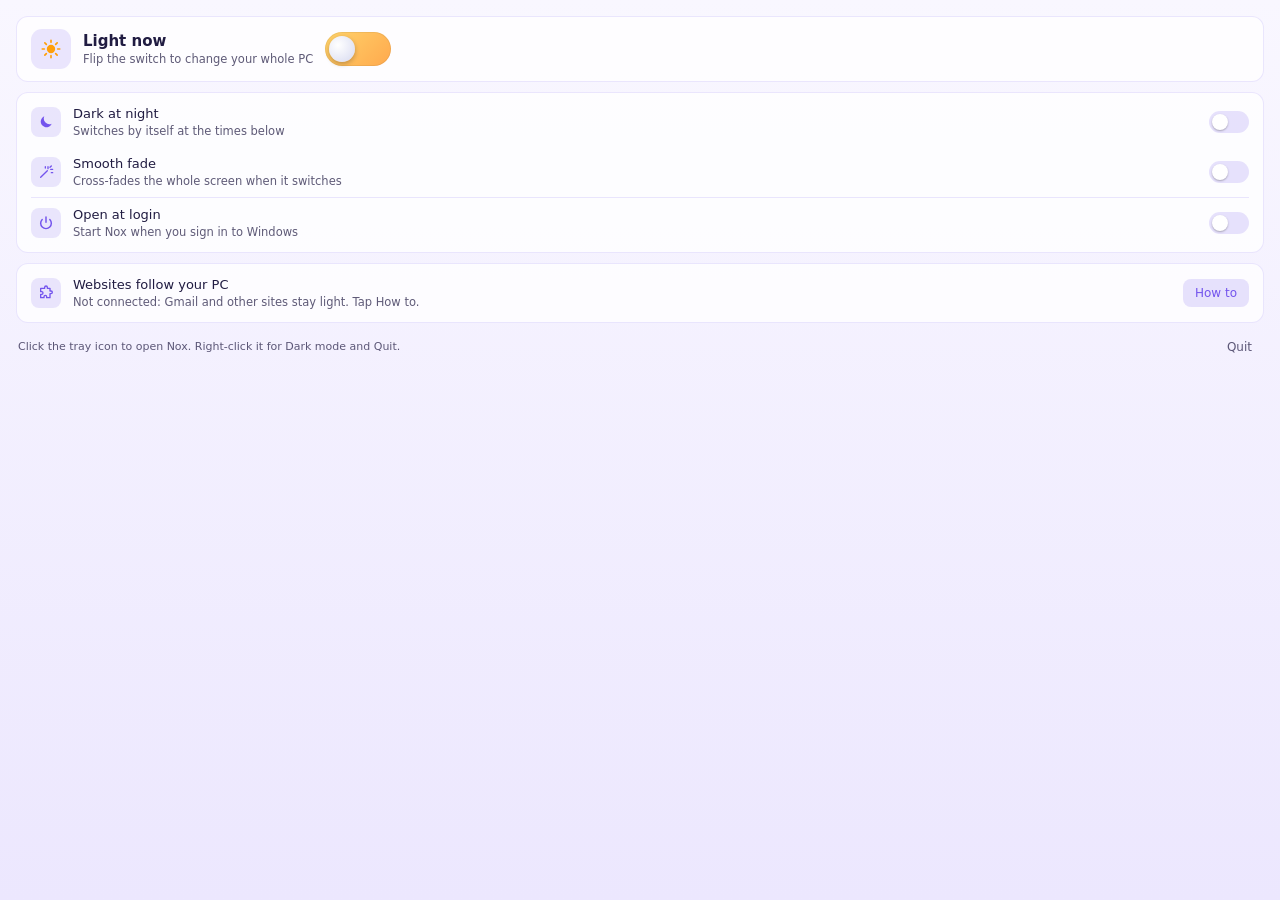
<file: windows/web/panel.html>
<!doctype html>
<html lang="en">
<head>
<meta charset="utf-8">
<title>Nox</title>
<link rel="stylesheet" href="kit.css">
<style>
  :root[data-theme="light"] {
    --bg1: #F9F7FF; --bg2: #ECE7FE; --card: rgba(255,255,255,.78); --stroke: rgba(115,84,237,.14);
    --text: #211C42; --dim: rgba(33,28,66,.72); --accent: #7354ED; --accent-deep: #5C3DDB;
    --track-off: rgba(115,84,237,.16); --warn: #D15C1F;
  }
  :root[data-theme="dark"] {
    --bg1: #12172F; --bg2: #05070F; --card: rgba(255,255,255,.06); --stroke: rgba(255,255,255,.09);
    --text: #FFFFFF; --dim: rgba(255,255,255,.55); --accent: #8C73FF; --accent-deep: #452ECC;
    --track-off: rgba(255,255,255,.14); --warn: #FF9E73;
  }
  html { background: linear-gradient(var(--bg1), var(--bg2)); min-height: 100%; transition: background .5s; }
  body { min-height: 100vh; }
  #root { padding: 16px 16px 14px; }
  .card { padding: 4px 14px; }

  /* status hero */
  .hero { display: flex; align-items: center; gap: 12px; padding: 12px 14px; }
  .orb { position: relative; width: 40px; height: 40px; border-radius: 11px; flex: none; background: color-mix(in srgb, var(--accent) 14%, transparent); }
  .orb svg { position: absolute; inset: 0; margin: auto; width: 20px; height: 20px; transition: transform .45s var(--spring), opacity .3s; }
  .orb .sun { color: #FF9F0A; }
  .orb .moon { color: var(--accent); }
  .dark .orb .sun { opacity: 0; transform: rotate(90deg) scale(.5); }
  .orb .moon { opacity: 0; transform: rotate(-90deg) scale(.5); }
  .dark .orb .moon { opacity: 1; transform: none; }
  .hero h1 { margin: 0; font-size: 15px; font-weight: 600; position: relative; height: 20px; }
  .hero h1 span { position: absolute; left: 0; white-space: nowrap; transition: opacity .3s; }
  .hero h1 .t-dark, .dark .hero h1 .t-light { opacity: 0; }
  .dark .hero h1 .t-dark { opacity: 1; }

  /* big sun and moon switch, like the menu bar panel */
  .big { position: relative; width: 66px; height: 34px; border-radius: 17px; flex: none;
    background: linear-gradient(135deg, #FFD36B, #FFA94D); box-shadow: inset 0 0 0 1px rgba(0,0,0,.06);
    transition: background .35s var(--ease); }
  .big::before { content: ""; position: absolute; inset: 0; border-radius: inherit; opacity: 0;
    background: linear-gradient(135deg, var(--accent), var(--accent-deep)); transition: opacity .35s var(--ease); }
  .big[aria-checked="true"]::before { opacity: 1; }
  .big .knob { position: absolute; top: 4px; left: 4px; width: 26px; height: 26px; border-radius: 50%;
    background: radial-gradient(circle at 35% 35%, #fff, #D6D9F0); box-shadow: 0 2px 5px rgba(0,0,0,.25);
    transition: transform .34s var(--spring); }
  .big[aria-checked="true"] .knob { transform: translateX(32px); }
  .big:active .knob { transform: scale(.94); }
  .big[aria-checked="true"]:active .knob { transform: translateX(32px) scale(.94); }

  /* dark from / light from tabs */
  .tabs { position: relative; display: flex; gap: 4px; padding: 3px; border-radius: 999px; background: color-mix(in srgb, var(--track-off) 60%, transparent); margin-bottom: 12px; }
  .tabs .pill { position: absolute; top: 3px; bottom: 3px; left: 3px; width: calc(50% - 5px); border-radius: 999px; background: var(--accent);
    transition: transform .3s var(--spring); }
  .tabs.light .pill { transform: translateX(calc(100% + 4px)); }
  .tab { position: relative; flex: 1; height: 26px; border-radius: 999px; font-size: 12px; display: flex; align-items: center; justify-content: center; gap: 6px;
    color: color-mix(in srgb, var(--text) 80%, transparent); transition: color .25s; }
  .tab b { font-variant-numeric: tabular-nums; }
  .tab.on { color: #fff; }
  .tab svg { width: 11px; height: 11px; }

  .steps { margin: 4px 0 2px; padding-left: 18px; font-size: 12px; color: var(--text); }
  .steps li { margin: 5px 0; }
  .steps code { font: 11.5px Consolas, monospace; background: color-mix(in srgb, var(--accent) 12%, transparent); padding: 1px 5px; border-radius: 4px; }
  .btns { display: flex; flex-wrap: wrap; gap: 6px; margin: 8px 0 4px; }
  .foot { display: flex; align-items: center; gap: 10px; }
  .foot .hint { text-align: left; flex: 1; padding: 0 2px; }
  .reveal.open + .row { border-top: 1px solid var(--stroke); }
  .err { font-size: 11.5px; color: var(--warn); padding: 0 4px; }
  .intro-page > .btn { margin-top: 2px; }
</style>
</head>
<body>
<div id="root">
  <div class="card hero" id="hero">
    <div class="orb" aria-hidden="true">
      <svg class="sun" viewBox="0 0 24 24" fill="currentColor"><circle cx="12" cy="12" r="5"/><g stroke="currentColor" stroke-width="2" stroke-linecap="round"><path d="M12 1.5v2.5M12 20v2.5M1.5 12H4M20 12h2.5M4.6 4.6l1.8 1.8M17.6 17.6l1.8 1.8M4.6 19.4l1.8-1.8M17.6 6.4l1.8-1.8"/></g></svg>
      <svg class="moon" viewBox="0 0 24 24" fill="currentColor"><path d="M20.5 14.6A8.5 8.5 0 0 1 9.4 3.5a8.5 8.5 0 1 0 11.1 11.1z"/></svg>
    </div>
    <div class="grow">
      <h1><span class="t-light">Light now</span><span class="t-dark">Dark now</span></h1>
      <div class="detail" id="status"></div>
    </div>
    <button class="big" id="big" role="switch" aria-label="Dark mode"><span class="knob"></span></button>
  </div>
  <div class="err" id="err" hidden></div>

  <div class="card">
    <div class="row">
      <div class="icon"><svg viewBox="0 0 24 24" fill="currentColor"><path d="M20.5 14.6A8.5 8.5 0 0 1 9.4 3.5a8.5 8.5 0 1 0 11.1 11.1z"/></svg></div>
      <div class="grow"><div class="title">Dark at night</div><div class="detail">Switches by itself at the times below</div></div>
      <span id="swSchedule"></span>
    </div>
    <div class="reveal" id="timesReveal"><div>
      <div class="sub" style="padding-top:12px">
        <div class="tabs" id="tabs">
          <div class="pill"></div>
          <button class="tab on" id="tabDark"><svg viewBox="0 0 24 24" fill="currentColor"><path d="M20.5 14.6A8.5 8.5 0 0 1 9.4 3.5a8.5 8.5 0 1 0 11.1 11.1z"/></svg>Dark from <b id="darkAtText"></b></button>
          <button class="tab" id="tabLight"><svg viewBox="0 0 24 24" fill="currentColor"><circle cx="12" cy="12" r="6"/></svg>Light from <b id="lightAtText"></b></button>
        </div>
        <div id="pickerDark"></div>
        <div id="pickerLight" hidden></div>
      </div>
    </div></div>
    <div class="row">
      <div class="icon"><svg viewBox="0 0 24 24" fill="none" stroke="currentColor" stroke-width="2" stroke-linecap="round"><path d="M4 20 14 10M15 4v3M19 8h3M18 5l2-2M11 6V4M20 13h2"/></svg></div>
      <div class="grow"><div class="title">Smooth fade</div><div class="detail">Cross-fades the whole screen when it switches</div></div>
      <span id="swFade"></span>
    </div>
    <div class="row">
      <div class="icon"><svg viewBox="0 0 24 24" fill="none" stroke="currentColor" stroke-width="2.2" stroke-linecap="round"><path d="M12 3v8M6.3 6.8a8 8 0 1 0 11.4 0"/></svg></div>
      <div class="grow"><div class="title">Open at login</div><div class="detail">Start Nox when you sign in to Windows</div></div>
      <span id="swLogin"></span>
    </div>
  </div>

  <div class="card">
    <div class="row">
      <div class="icon"><svg viewBox="0 0 24 24" fill="none" stroke="currentColor" stroke-width="2" stroke-linejoin="round"><path d="M10 3.5a2 2 0 0 1 4 0V5h4v4h1.5a2 2 0 0 1 0 4H18v6h-5v-1.5a2 2 0 0 0-4 0V19H4v-5h1.5a2 2 0 0 0 0-4H4V5h6z"/></svg></div>
      <div class="grow"><div class="title">Websites follow your PC</div><div class="detail" id="extRow">Add the Chrome/Edge extension once: Gmail and every site follow</div></div>
      <button class="btn" id="howBtn">How to</button>
    </div>
    <div class="reveal" id="howReveal"><div>
      <div class="sub">
        <ol class="steps">
          <li>Click <b>Add to Chrome</b> or <b>Add to Edge</b>. Nox opens the extensions page and copies the folder location for you.</li>
          <li>Turn on <b>Developer mode</b> (top right in Chrome, left side in Edge).</li>
          <li>Click <b>Load unpacked</b>, press <b>Ctrl+V</b> in the folder box, then <b>Select Folder</b>.</li>
        </ol>
        <div class="btns">
          <button class="btn solid" id="extChrome">Add to Chrome</button>
          <button class="btn solid" id="extEdge">Add to Edge</button>
          <button class="btn" id="extFolder">Show the folder</button>
        </div>
        <div class="detail" id="extStatus"></div>
        <div class="detail">Done once: after that, every site (Gmail too) turns dark with Windows and light again with it. Nothing is read or sent.</div>
      </div>
    </div></div>
  </div>

  <div class="foot">
    <div class="hint" id="hint">Click the tray icon to open Nox. Right-click it for Dark mode and Quit.</div>
    <button class="btn plain" id="quit">Quit</button>
  </div>
</div>
<script src="kit.js"></script>
<script>
(() => {
  'use strict';
  const $ = id => document.getElementById(id);
  let S = window.__BOOT__ || {};
  const clock = v => kit.pad(Math.floor(v / 60)) + ':' + kit.pad(v % 60);

  // Big switch: flips on the click, follows the real theme later (never snaps back while animating).
  const big = $('big');
  let shown = !!S.dark, lastTap = 0;
  const paintBig = v => { shown = v; big.setAttribute('aria-checked', String(v)); $('root').classList.toggle('dark', v); };
  big.onclick = () => { lastTap = performance.now(); paintBig(!shown); kit.post('flip', { dark: shown }); };

  const swSchedule = kit.sw(S.schedule, 'Dark at night', v => { kit.reveal($('timesReveal'), v); kit.post('schedule', { on: v }); });
  const swFade = kit.sw(S.fade, 'Smooth fade', v => kit.post('fade', { on: v }));
  const swLogin = kit.sw(S.login, 'Open at login', v => kit.post('login', { on: v }));
  $('swSchedule').replaceWith(swSchedule); $('swFade').replaceWith(swFade); $('swLogin').replaceWith(swLogin);

  const sendTimes = () => kit.post('times', { darkAt: S.darkAt, lightAt: S.lightAt });
  const pickDark = kit.chipDrum({ title: 'Dark from', mode: 'clock', value: S.darkAt, presets: [19 * 60, 20 * 60, 21 * 60, 22 * 60],
    onChange: v => { S.darkAt = v; $('darkAtText').textContent = clock(v); sendTimes(); } });
  const pickLight = kit.chipDrum({ title: 'Light from', mode: 'clock', value: S.lightAt, presets: [6 * 60, 7 * 60, 7 * 60 + 30, 8 * 60],
    onChange: v => { S.lightAt = v; $('lightAtText').textContent = clock(v); sendTimes(); } });
  $('pickerDark').append(pickDark); $('pickerLight').append(pickLight);
  function tab(light) {
    $('tabs').classList.toggle('light', light);
    $('tabDark').classList.toggle('on', !light); $('tabLight').classList.toggle('on', light);
    $('pickerDark').hidden = light; $('pickerLight').hidden = !light;
    (light ? pickLight : pickDark).set(light ? S.lightAt : S.darkAt);
    kit.reportHeight();
  }
  $('tabDark').onclick = () => tab(false);
  $('tabLight').onclick = () => tab(true);

  let howOpen = false;
  $('howBtn').onclick = () => { howOpen = !howOpen; kit.reveal($('howReveal'), howOpen); $('howBtn').textContent = howOpen ? 'Hide' : 'How to'; };
  $('extFolder').onclick = () => kit.post('extFolder');
  $('extChrome').onclick = () => kit.post('extPage', { browser: 'chrome' });
  $('extEdge').onclick = () => kit.post('extPage', { browser: 'edge' });
  $('quit').onclick = () => kit.post('quit');

  function render() {
    kit.setDark(S.dark);
    if (performance.now() - lastTap > 1600 && shown !== !!S.dark) paintBig(!!S.dark);
    if (lastTap === 0) paintBig(!!S.dark);
    swSchedule.follow(S.schedule); swFade.follow(S.fade); swLogin.follow(S.login);
    kit.reveal($('timesReveal'), S.schedule);
    $('darkAtText').textContent = clock(S.darkAt);
    $('lightAtText').textContent = clock(S.lightAt);
    $('status').textContent = !S.schedule ? 'Flip the switch to change your whole PC'
      : S.dark ? 'Switches to light at ' + clock(S.lightAt) : 'Switches to dark at ' + clock(S.darkAt);
    const e = S.ext || {};
    const on = [e.chrome && 'Chrome', e.edge && 'Edge'].filter(Boolean);
    $('extStatus').textContent = on.length ? 'Connected: ' + on.join(' and ') + '. Websites follow your PC.' : 'Not added yet: websites stay light until you do the steps above.';
    $('extRow').textContent = on.length ? 'Connected in ' + on.join(' and ') + ': Gmail and every site follow Windows' : 'Not connected: Gmail and other sites stay light. Tap How to.';
    $('howBtn').dataset.on = on.length ? '1' : '';
    $('err').hidden = !S.error; $('err').textContent = S.error || '';
  }
  window.onPanelClosed = () => { if (howOpen) $('howBtn').click(); };
  window.app = { update(state) { S = Object.assign(S, state); render(); } };
  render();

  // First run: a short welcome in place of the panel (shown once; the app remembers it).
  const moon = '<svg viewBox="0 0 24 24" fill="currentColor"><path d="M20.5 14.6A8.5 8.5 0 0 1 9.4 3.5a8.5 8.5 0 1 0 11.1 11.1z"/></svg>';
  const icons = {
    tray: '<svg viewBox="0 0 24 24" fill="none" stroke="currentColor" stroke-width="2" stroke-linecap="round"><rect x="3" y="14" width="18" height="6" rx="2"/><path d="M17 17h.01M12 4v6M9 7l3 3 3-3"/></svg>',
    flip: '<svg viewBox="0 0 24 24" fill="none" stroke="currentColor" stroke-width="2"><rect x="2" y="7" width="20" height="10" rx="5"/><circle cx="16" cy="12" r="3" fill="currentColor"/></svg>',
    night: moon.replace('<svg', '<svg style="width:15px"'),
    web: '<svg viewBox="0 0 24 24" fill="none" stroke="currentColor" stroke-width="2"><circle cx="12" cy="12" r="9"/><path d="M3 12h18M12 3a14 14 0 0 1 0 18M12 3a14 14 0 0 0 0 18"/></svg>',
    check: '<svg viewBox="0 0 24 24" fill="none" stroke="currentColor" stroke-width="3" stroke-linecap="round" stroke-linejoin="round"><path d="m5 12.5 4.5 4.5L19 7.5"/></svg>',
  };
  if (S.intro) {
    const loginRow = kit.el('div', 'card intro-item');
    const li = kit.el('div', 'icon'); li.innerHTML = '<svg viewBox="0 0 24 24" fill="none" stroke="currentColor" stroke-width="2.2" stroke-linecap="round"><path d="M12 3v8M6.3 6.8a8 8 0 1 0 11.4 0"/></svg>';
    const lg = kit.el('div', 'grow'); lg.append(kit.el('div', 'title', 'Open at login'), kit.el('div', 'detail', 'Start Nox when you sign in'));
    loginRow.append(li, lg, kit.sw(S.login, 'Open at login', v => { swLogin.force(v); kit.post('login', { on: v }); }));
    const howLink = kit.el('button', 'btn', 'Show me how');
    let wantHow = false;
    howLink.onclick = () => { wantHow = true; welcome.close(true); };
    const welcome = kit.intro([
      { art: moon, app: true, title: 'Welcome to Nox', text: 'Dark mode for your whole PC, one click away.',
        items: [{ icon: icons.tray, title: 'Lives in the tray', detail: 'Bottom right, next to the clock' },
                { icon: icons.flip, title: 'One switch', detail: 'Flips every app between light and dark' },
                { icon: icons.night, title: 'Dark at night', detail: 'Or let it switch by itself at set times' }] },
      { art: icons.web, title: 'Websites go dark too', text: 'Add the small Chrome or Edge extension and pages follow Windows. It reads nothing and sends nothing.', extra: howLink },
      { art: icons.check, title: 'You are all set', text: 'Three things worth knowing.',
        items: [{ icon: icons.flip, title: 'Click the Nox icon', detail: 'In the tray, it flips light and dark at once' },
                { icon: icons.tray, title: 'Right-click for more', detail: 'A quick switch, and Quit' },
                { icon: icons.night, title: 'Make it yours', detail: 'Night schedule and the rest are in the panel' }], extra: loginRow },
    ], { done: 'Start using Nox', onDone: () => {
      kit.post('introDone');
      if (wantHow) setTimeout(() => { if (!howOpen) $('howBtn').click(); }, 260);
    } });
  }
})();
</script>
</body>
</html>
</file>
<file: windows/web/kit.css>
/* kit.css: the shared panel look for the Windows versions of Nox and Awayke (identical copy in both).
   Cards, smooth switches, chips and the drum picker, matching the Mac Settings panels. */
:root {
  --font: "Segoe UI Variable Text", "Segoe UI", system-ui, sans-serif;
  --radius: 12px;
  --spring: cubic-bezier(.3, 1.45, .5, 1);
  --ease: cubic-bezier(.2, .8, .2, 1);
  color-scheme: light dark;
}
* { box-sizing: border-box; -webkit-tap-highlight-color: transparent; }
html, body { margin: 0; padding: 0; background: transparent; }
html { overflow-x: hidden; overflow-y: auto; scrollbar-width: thin; scrollbar-color: color-mix(in srgb, var(--text) 28%, transparent) transparent; }   /* scrolls only if the screen is too short */
body {
  font: 13px/1.35 var(--font);
  color: var(--text);
  user-select: none;
  -webkit-font-smoothing: antialiased;
}
button { font: inherit; color: inherit; border: 0; background: none; padding: 0; cursor: pointer; }
button:focus, button:focus-visible, input:focus { outline: none; }
#root { padding: 14px; display: flex; flex-direction: column; gap: 10px; }

/* ---------- cards and rows ---------- */
.card {
  background: var(--card);
  border: 1px solid var(--stroke);
  border-radius: var(--radius);
  padding: 4px 14px;
  transition: background .35s var(--ease), border-color .35s var(--ease);
}
.row { display: flex; align-items: center; gap: 12px; min-height: 46px; padding: 8px 0; }
.row + .row, .row + .sub, .sub + .row { border-top: 1px solid var(--stroke); }
.row .grow { flex: 1; min-width: 0; }
.title { font-size: 13px; font-weight: 500; }
.detail { font-size: 11.5px; color: var(--dim); margin-top: 1px; transition: color .3s; }
.detail.warn { color: var(--warn); }
.icon {
  width: 30px; height: 30px; border-radius: 8px; flex: none;
  display: grid; place-items: center;
  background: color-mix(in srgb, var(--accent) 14%, transparent);
  color: var(--accent);
}
.icon svg { width: 16px; height: 16px; }
.sub { padding: 10px 0 12px; }
.hint { font-size: 11px; color: var(--dim); text-align: center; padding: 0 8px; }
.value { color: var(--accent); font-weight: 600; font-variant-numeric: tabular-nums; }

/* ---------- smooth switch: flips on tap, one spring, never snaps back ---------- */
.switch {
  position: relative; flex: none; width: 40px; height: 22px; border-radius: 11px;
  background: var(--track-off);
  transition: background .22s var(--ease);
}
.switch::after {
  content: ""; position: absolute; top: 3px; left: 3px; width: 16px; height: 16px; border-radius: 50%;
  background: #fff; box-shadow: 0 1px 2px rgba(0,0,0,.28);
  transition: transform .28s var(--spring), width .18s var(--ease);
}
.switch[aria-checked="true"] { background: var(--accent); }
.switch[aria-checked="true"]::after { transform: translateX(18px); }
.switch:active::after { width: 19px; }
.switch[aria-checked="true"]:active::after { transform: translateX(15px); }

/* ---------- chips ---------- */
.chips { display: flex; flex-wrap: wrap; gap: 6px; }
.chips.seg { flex-wrap: nowrap; background: var(--track-off); border-radius: 9px; padding: 3px; gap: 2px; }
.chip {
  height: 26px; padding: 0 11px; border-radius: 8px; font-size: 12px; font-weight: 500;
  background: color-mix(in srgb, var(--text) 7%, transparent);
  font-variant-numeric: tabular-nums;
  transition: background .2s var(--ease), color .2s var(--ease), transform .12s var(--ease);
}
.seg .chip { flex: 1; background: transparent; padding: 0 6px; }
.chip:hover { background: color-mix(in srgb, var(--text) 12%, transparent); }
.chip:active { transform: scale(.96); }
.chip.on { background: var(--accent); color: #fff; }
.chip .x { margin-left: 6px; opacity: .55; font-weight: 400; }

/* ---------- buttons ---------- */
.btn {
  height: 28px; padding: 0 12px; border-radius: 8px; font-size: 12px; font-weight: 500; flex: none;
  background: color-mix(in srgb, var(--accent) 16%, transparent); color: var(--accent);
  transition: background .2s, transform .12s var(--ease);
}
.btn:hover { background: color-mix(in srgb, var(--accent) 24%, transparent); }
.btn:active { transform: scale(.97); }
.btn.solid { background: var(--accent); color: #fff; }
.btn.plain { background: transparent; color: var(--dim); }
.btn.plain:hover { color: var(--text); background: color-mix(in srgb, var(--text) 8%, transparent); }

/* ---------- drum picker ---------- */
.picker { display: flex; align-items: center; gap: 14px; }
.picker .left { flex: 1; display: flex; flex-direction: column; gap: 8px; min-width: 0; }
.picker .label { font-size: 12px; color: var(--dim); }
.picker .chips { display: grid; grid-template-columns: 1fr 1fr; gap: 6px; }
.drum { position: relative; display: flex; align-items: center; gap: 2px; height: 130px; flex: none; perspective: 400px; }
.drum::before {
  content: ""; position: absolute; left: -4px; right: -4px; top: 52px; height: 26px; border-radius: 7px;
  background: color-mix(in srgb, var(--accent) 16%, transparent); pointer-events: none;
}
.drum .col {
  position: relative; width: 44px; height: 130px; overflow-y: scroll; scroll-snap-type: y mandatory;
  scrollbar-width: none; padding: 52px 0;
  -webkit-mask-image: linear-gradient(transparent, #000 30%, #000 70%, transparent);
          mask-image: linear-gradient(transparent, #000 30%, #000 70%, transparent);
}
.drum .col::-webkit-scrollbar { display: none; }
.drum .item {
  height: 26px; line-height: 26px; text-align: center; scroll-snap-align: center;
  font-size: 14px; font-variant-numeric: tabular-nums; cursor: pointer; transform-origin: center;
}
.drum .sep { font-weight: 600; color: var(--dim); }

/* ---------- range ---------- */
input[type=range] { -webkit-appearance: none; appearance: none; width: 100%; height: 22px; background: transparent; margin: 0; }
input[type=range]::-webkit-slider-runnable-track {
  height: 8px; border-radius: 4px;
  background: linear-gradient(90deg, var(--accent) 0 var(--fill, 0%), var(--track-off) var(--fill, 0%) 100%);
}
input[type=range]::-webkit-slider-thumb {
  -webkit-appearance: none; width: 4px; height: 20px; margin-top: -6px; border-radius: 2px; background: #fff;
  box-shadow: 0 0 0 1px rgba(0,0,0,.18), 0 1px 3px rgba(0,0,0,.3);
}

/* ---------- open, close and view changes ---------- */
#root.in > * { animation: kit-in .42s var(--spring) both; animation-delay: calc(var(--i, 0) * 28ms); }
@keyframes kit-in { from { opacity: 0; transform: translateY(8px) scale(.985); } }
.view { display: flex; flex-direction: column; gap: 10px; }
.view[hidden] { display: none; }
.view.slide { animation: kit-slide .34s var(--spring) both; }
@keyframes kit-slide { from { opacity: 0; transform: translateX(14px); } }
.reveal { display: grid; grid-template-rows: 0fr; transition: grid-template-rows .3s var(--ease), opacity .25s; opacity: 0; }
.reveal.open { grid-template-rows: 1fr; opacity: 1; }
.reveal > div { overflow: hidden; }
.fade-swap { transition: opacity .25s var(--ease); }

@media (prefers-reduced-motion: reduce) {
  *, *::before, *::after { animation: none !important; transition-duration: 0s !important; }
}

/* ---------- first-run welcome (kit.intro) ---------- */
#root.intro-on > :not(.intro) { display: none; }
/* welcome: frosted glass panel on a plain soft backdrop (opaque, so nothing behind the window shows) */
#root.intro-on { background: radial-gradient(120% 70% at 12% 8%, color-mix(in srgb, var(--accent) 26%, transparent), transparent 62%),
  radial-gradient(110% 70% at 92% 96%, color-mix(in srgb, #5b8def 20%, transparent), transparent 62%), linear-gradient(var(--bg1), var(--bg2)); }
.intro-page.seen > * { animation: none; }   /* a page already shown never rises in again */
.intro-page.seen.in-next, .intro-page.seen.in-prev { animation: none; }
.intro { display: flex; flex-direction: column; gap: 14px; padding: 18px 14px 12px; border-radius: 24px;
  background: color-mix(in srgb, var(--card) 62%, transparent); backdrop-filter: blur(26px) saturate(1.5);
  border: 1px solid color-mix(in srgb, #fff 45%, transparent); box-shadow: 0 1px 0 color-mix(in srgb, #fff 50%, transparent) inset, 0 18px 40px -18px rgba(20, 20, 40, .4); }
.intro.leaving { animation: intro-leave .22s var(--ease) both; }
.intro-stage { display: grid; overflow: hidden; min-height: 330px; align-items: start; }
.intro-page { grid-area: 1 / 1; display: flex; flex-direction: column; align-items: center; gap: 10px; text-align: center; }
.intro-page { padding: 4px 0; }
.intro-page > * { animation: intro-rise .6s cubic-bezier(.22, 1.12, .36, 1) both; animation-delay: calc(60ms + var(--i, 0) * 65ms); }
.intro-page.in-next { animation: intro-in-next .5s cubic-bezier(.22, 1.08, .36, 1) both; }
.intro-page.in-prev { animation: intro-in-prev .5s cubic-bezier(.22, 1.08, .36, 1) both; }
.intro-page.out-next { animation: intro-out-next .32s var(--ease) both; }
.intro-page.out-prev { animation: intro-out-prev .32s var(--ease) both; }
.intro-page.out-next > *, .intro-page.out-prev > * { animation: none; }
.intro-art { width: 64px; height: 64px; border-radius: 18px; display: grid; place-items: center; margin-top: 6px;
  background: linear-gradient(140deg, var(--accent), var(--accent-deep, var(--accent))); color: #fff;
  box-shadow: 0 10px 24px color-mix(in srgb, var(--accent) 35%, transparent); }
.intro-art svg { width: 32px; height: 32px; }
.intro-art.app { width: 78px; height: 78px; border-radius: 20px; animation-name: intro-pop; margin-inline: auto; }
.intro-page h2 { margin: 4px 0 0; font-size: 19px; font-weight: 650; letter-spacing: -.01em; }
.intro-text { margin: 0 6px; font-size: 12.5px; color: var(--dim); line-height: 1.45; }
.intro-item { display: flex; align-items: center; gap: 12px; width: 100%; padding: 10px 12px; text-align: left; }
.intro-foot { display: flex; align-items: center; gap: 10px; }
.intro-dots { flex: 1; display: flex; justify-content: center; gap: 6px; }
.intro-dots i { width: 6px; height: 6px; border-radius: 3px; background: color-mix(in srgb, var(--text) 18%, transparent);
  transition: width .4s var(--spring), background .3s var(--ease); }
.intro-dots i.on { width: 18px; background: var(--accent); }
.intro-next { min-width: 96px; height: 32px; border-radius: 16px; font-weight: 600; }
@keyframes intro-rise { from { opacity: 0; transform: translateY(14px); filter: blur(4px); } }
@keyframes intro-pop { 0% { opacity: 0; transform: scale(.6); } 60% { opacity: 1; transform: scale(1.06); } 100% { transform: none; } }
@keyframes intro-in-next { from { opacity: 0; transform: translateX(40px); } }
@keyframes intro-in-prev { from { opacity: 0; transform: translateX(-40px); } }
@keyframes intro-out-next { to { opacity: 0; transform: translateX(-40px); } }
@keyframes intro-out-prev { to { opacity: 0; transform: translateX(40px); } }
@keyframes intro-leave { to { opacity: 0; transform: translateY(-6px) scale(.98); } }
@media (prefers-reduced-motion: reduce) {
  .intro-page > *, .intro-page.in-next, .intro-page.in-prev, .intro-art.app { animation: intro-fade .2s ease both; animation-delay: 0s; }
  .intro-dots i { transition: none; }
}
@keyframes intro-fade { from { opacity: 0; } }
</file>
